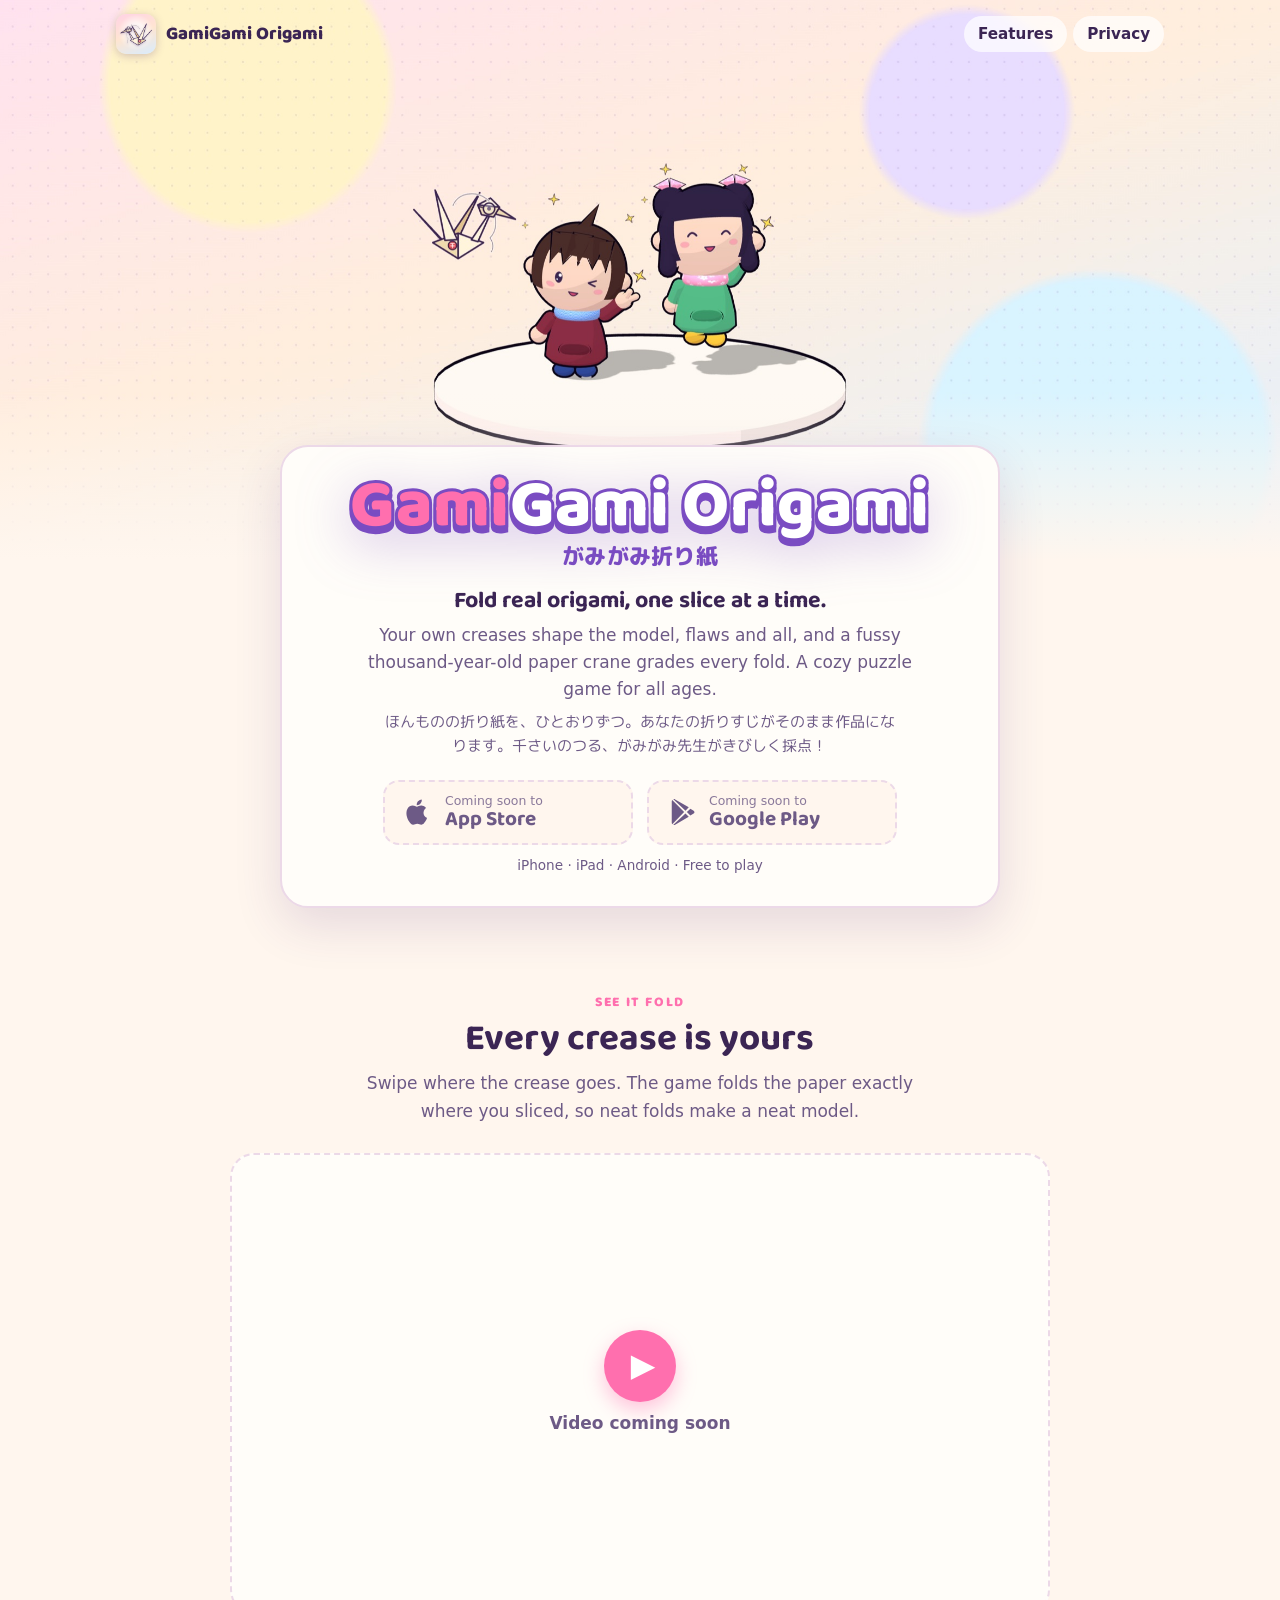
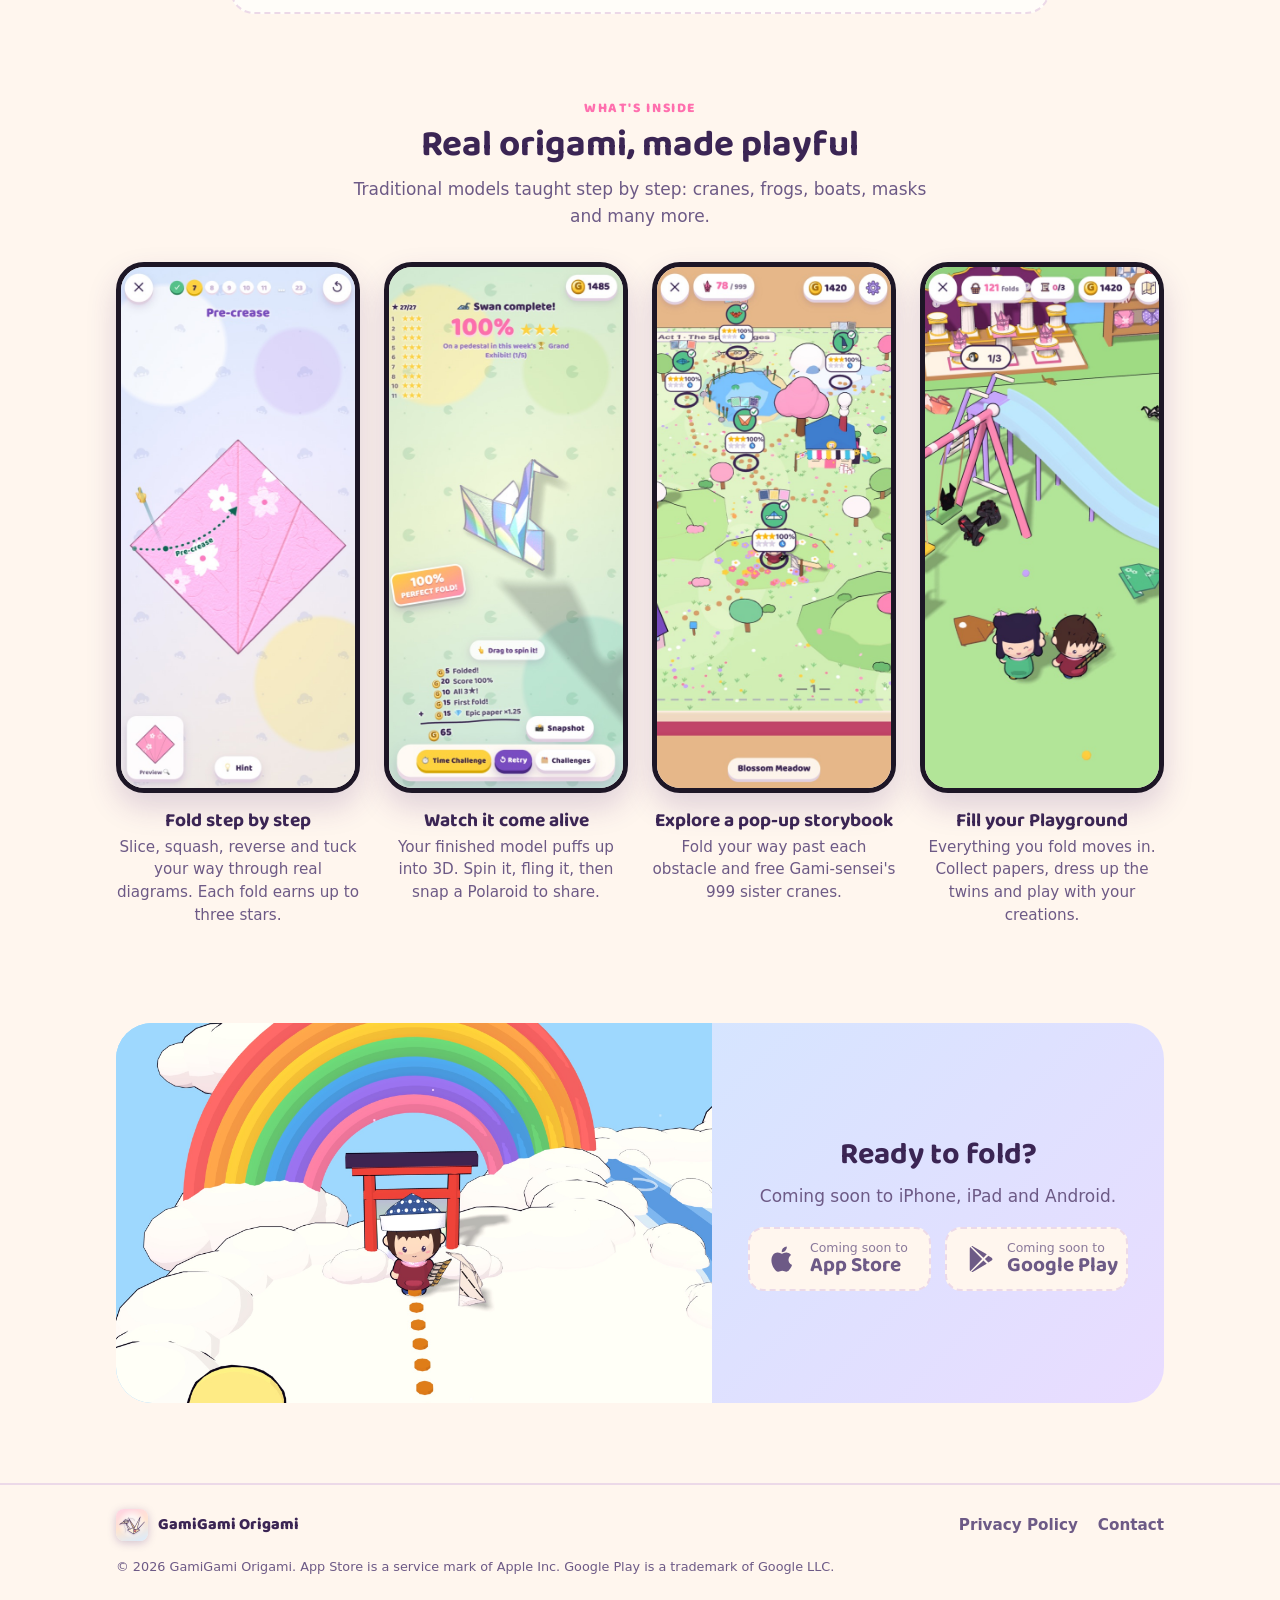
<file: index.html>
<!doctype html>
<html lang="en">
<head>
  <meta charset="utf-8" />
  <meta name="viewport" content="width=device-width, initial-scale=1" />
  <title>GamiGami Origami</title>
  <meta name="description" content="Fold real origami, one slice at a time. Get GamiGami Origami (がみがみ折り紙) for iPhone, iPad and Android." />
  <!-- Link previews (Messages, LINE, X…): every snapshot shared from the game links here. -->
  <meta property="og:title" content="GamiGami Origami · がみがみ折り紙" />
  <meta property="og:description" content="Fold real origami, one slice at a time, with a fussy thousand-year-old paper crane for a teacher." />
  <meta property="og:image" content="https://gamigamiorigami.github.io/img/og.jpg" />
  <meta property="og:image:width" content="1200" />
  <meta property="og:image:height" content="628" />
  <meta property="og:url" content="https://gamigamiorigami.github.io/" />
  <meta property="og:type" content="website" />
  <meta name="twitter:card" content="summary_large_image" />
  <meta name="theme-color" content="#fff6ee" />
  <link rel="icon" href="icon.png" />
  <link rel="apple-touch-icon" href="icon.png" />
  <link rel="preconnect" href="https://fonts.googleapis.com" />
  <link rel="preconnect" href="https://fonts.gstatic.com" crossorigin />
  <!-- The game's own fonts: Baloo 2 (Latin) and M PLUS Rounded 1c (Japanese). -->
  <link rel="stylesheet" href="https://fonts.googleapis.com/css2?family=Baloo+2:wght@600;700;800&family=M+PLUS+Rounded+1c:wght@500;800&display=swap" />
  <link rel="stylesheet" href="style.css" />
  <script>
    /*
     * The game's video, in two shapes: a window taller than it is wide (phones held upright)
     * gets the vertical one, any other the horizontal one, swapped live when the window turns.
     * Set each to its YouTube id (the part after watch?v= or shorts/); with only one set, it
     * plays everywhere. Until then the placeholder shows, in the matching shape.
     */
    const YOUTUBE_WIDE = ''; // 16:9
    const YOUTUBE_TALL = ''; // 9:16

    /*
     * Where each store's button goes. Set `live: true` once that store's listing is published.
     * While a store isn't live, its button shows "Coming soon", or goes to `beta` (TestFlight's
     * public link / the Play testing opt-in link) when one is set.
     */
    const STORES = {
      ios: {
        url: 'https://apps.apple.com/app/id6831973641',
        live: false,
        beta: '', // e.g. 'https://testflight.apple.com/join/XXXXXXXX'
      },
      android: {
        url: 'https://play.google.com/store/apps/details?id=com.tomoliphant.gamigamiorigami',
        live: false,
        beta: '', // e.g. 'https://play.google.com/apps/testing/com.tomoliphant.gamigamiorigami'
      },
    };

    const ua = navigator.userAgent;
    // iPadOS reports itself as a Mac: tell them apart by touch.
    const platform = /iPhone|iPad|iPod/.test(ua) || (/Macintosh/.test(ua) && navigator.maxTouchPoints > 1)
      ? 'ios'
      : /Android/.test(ua) ? 'android' : 'other';
  </script>
  <style>
    :root {
      --pink: #ff6fae;
      --purple: #7a4cc2;
      --display: "Baloo 2", "M PLUS Rounded 1c", system-ui, sans-serif;
      --wide: 1080px;
    }
    body { font-family: system-ui, -apple-system, "Segoe UI", "Hiragino Sans", "Yu Gothic", sans-serif; }
    [lang="ja"] { font-family: "M PLUS Rounded 1c", "Hiragino Maru Gothic ProN", "Hiragino Sans", sans-serif; }
    h1, h2, h3, .store b { font-family: var(--display); }
    .wrap { max-width: var(--wide); margin: 0 auto; padding: 0 16px; }

    /* ── Top bar ─────────────────────────────────────────────── */
    .bar {
      position: absolute; inset: 0 0 auto; z-index: 2;
      display: flex; align-items: center; justify-content: space-between;
      max-width: var(--wide); margin: 0 auto; padding: 14px 16px;
    }
    .brand { display: flex; align-items: center; gap: 10px; text-decoration: none; color: #3b2554; font: 800 1.15rem/1 var(--display); }
    .brand img { width: 40px; height: 40px; border-radius: 10px; box-shadow: 0 2px 8px rgba(80, 40, 120, 0.25); }
    .bar nav { display: flex; gap: 6px; }
    .bar nav a {
      color: #3b2554; text-decoration: none; font-weight: 700; font-size: 0.95rem;
      padding: 6px 14px; border-radius: 999px; background: rgba(255, 255, 255, 0.7);
      backdrop-filter: blur(6px); -webkit-backdrop-filter: blur(6px);
    }
    .bar nav a:hover { background: #fff; }

    /* ── Hero: the App Store header art, full bleed ─────────────── */
    .hero-art {
      position: relative; overflow: hidden;
      height: clamp(300px, 44vw, 560px);
      background: #fdeee6;
    }
    .hero-art img {
      position: absolute; inset: 0; width: 100%; height: 100%;
      object-fit: cover; object-position: 50% 55%;
    }
    /* Fades into the page so the card below sits on it naturally. */
    .hero-art::after {
      content: ""; position: absolute; inset: auto 0 0; height: 30%;
      background: linear-gradient(to bottom, transparent, var(--bg));
    }
    .intro {
      position: relative; z-index: 1; text-align: center;
      max-width: 720px; margin: clamp(-120px, -9vw, -48px) auto 0; padding: 28px 20px 30px;
      background: var(--card); border: 2px solid var(--line); border-radius: 28px;
      box-shadow: 0 18px 48px rgba(80, 40, 120, 0.14);
    }

    /* The wordmark, styled like the game's title (white / pink letters, purple outline and drop). */
    .logo { margin: 0; line-height: 0.95; font-weight: 800; letter-spacing: 0.01em; }
    .logo .en {
      display: block; font-size: clamp(2.6rem, 9vw, 4.2rem); color: #fff;
      -webkit-text-stroke: 0.09em var(--purple); paint-order: stroke fill;
      filter: drop-shadow(0 0.08em 0 var(--purple)) drop-shadow(0 0.15em 0.4em rgba(122, 76, 194, 0.3));
    }
    .logo .en .p { color: var(--pink); }
    .logo .ja { display: block; margin-top: 0.35em; font-size: clamp(1.05rem, 3.6vw, 1.35rem); color: var(--purple); font-weight: 800; }
    @media (prefers-color-scheme: dark) { .logo .ja { color: #c9a8ff; } }

    .tagline { font: 700 clamp(1.15rem, 3.8vw, 1.45rem)/1.35 var(--display); margin: 18px auto 6px; max-width: 26em; }
    .pitch { color: var(--soft); max-width: 34em; margin: 6px auto; }
    .pitch[lang="ja"] { font-size: 0.95rem; }

    /* Store buttons: always side by side; on a narrow screen they shrink instead of stacking. */
    .stores { display: flex; justify-content: center; gap: clamp(8px, 3vw, 14px); margin: 22px 0 4px; }
    .store {
      display: flex; align-items: center; gap: clamp(6px, 2vw, 12px);
      flex: 1 1 0; min-width: 0; max-width: 250px;
      padding: clamp(8px, 2.5vw, 11px) clamp(8px, 3vw, 18px);
      border-radius: 16px; text-decoration: none;
      background: #1d1626; color: #fff; text-align: left;
      box-shadow: 0 5px 0 #000a; transition: transform 0.12s, box-shadow 0.12s;
    }
    .store:hover { transform: translateY(-2px); box-shadow: 0 7px 0 #000a; }
    .store .glyph { flex: none; width: clamp(22px, 6vw, 30px); height: clamp(22px, 6vw, 30px); }
    .store span:last-child { min-width: 0; line-height: 1.25; }
    .store small { display: block; font-size: clamp(0.65rem, 2.6vw, 0.78rem); opacity: 0.8; }
    .store b { display: block; font-size: clamp(0.95rem, 4vw, 1.3rem); white-space: nowrap; line-height: 1.1; }
    .store.soon { background: var(--bg); color: var(--soft); border: 2px dashed var(--line); box-shadow: none; pointer-events: none; }
    .store.yours { outline: 3px solid var(--accent); outline-offset: 3px; }
    .platforms { color: var(--soft); font-size: 0.85rem; margin: 10px 0 0; }

    /* ── Sections ────────────────────────────────────────────── */
    section { padding: clamp(48px, 8vw, 88px) 0 0; }
    .kicker { text-align: center; color: var(--accent); font: 800 0.85rem/1 var(--display); letter-spacing: 0.12em; text-transform: uppercase; margin: 0 0 8px; }
    section h2 { text-align: center; font-size: clamp(1.6rem, 5vw, 2.3rem); line-height: 1.15; margin: 0 auto 10px; max-width: 18em; }
    .lede { text-align: center; color: var(--soft); max-width: 34em; margin: 0 auto; }

    .video {
      position: relative; aspect-ratio: 16 / 9; margin: 28px auto 0; max-width: 820px;
      border-radius: 24px; overflow: hidden; background: var(--card); border: 2px dashed var(--line);
    }
    /* Vertical: never taller than ~3/4 of the screen. */
    .video.tall { aspect-ratio: 9 / 16; width: min(100%, calc(75svh * 9 / 16)); }
    .video iframe { position: absolute; inset: 0; width: 100%; height: 100%; border: 0; }
    .video .soon {
      position: absolute; inset: 0; display: flex; flex-direction: column; align-items: center; justify-content: center;
      gap: 8px; color: var(--soft); font-weight: 700;
    }
    .video .soon .play {
      width: 72px; height: 72px; border-radius: 50%; background: var(--accent); color: #fff;
      display: flex; align-items: center; justify-content: center; font-size: 2rem; padding-left: 6px;
      box-shadow: 0 8px 20px rgba(255, 111, 174, 0.4);
    }

    /* Features: a screenshot from the game above each. */
    .features { display: grid; grid-template-columns: repeat(4, 1fr); gap: clamp(14px, 2.5vw, 24px); margin-top: 32px; }
    @media (max-width: 860px) { .features { grid-template-columns: repeat(2, 1fr); } }
    .feature { margin: 0; text-align: center; }
    .feature img {
      display: block; width: 100%; height: auto; aspect-ratio: 552 / 1200; object-fit: cover;
      border-radius: clamp(18px, 3vw, 28px); border: 5px solid #1d1626;
      box-shadow: 0 14px 30px rgba(80, 40, 120, 0.18); background: #1d1626;
    }
    .feature h3 { font-size: clamp(1.05rem, 3vw, 1.2rem); line-height: 1.2; margin: 16px 0 4px; }
    .feature p { color: var(--soft); font-size: 0.95rem; line-height: 1.5; margin: 0; }

    /* Closing banner: the Cloud World. */
    .banner {
      display: grid; grid-template-columns: 1.5fr 1fr; align-items: center;
      overflow: hidden; margin-top: clamp(56px, 9vw, 96px);
      border-radius: clamp(20px, 4vw, 36px);
      background: linear-gradient(135deg, #c8ebff, #e9dcff);
    }
    .banner-art { align-self: stretch; min-height: 380px; background: #9fd8fb url(img/cloud-2000.jpg) 50% 45% / cover no-repeat; }
    .banner .cta { padding: 28px clamp(18px, 3vw, 36px); text-align: center; color: #3b2554; }
    /* Narrow: the art on top, the card under it. */
    @media (max-width: 760px) {
      .banner { grid-template-columns: 1fr; }
      .banner-art { min-height: 0; aspect-ratio: 3 / 2; }
      .banner .cta { padding: 22px 14px 24px; }
    }
    .banner h2 { margin: 0 0 4px; font-size: clamp(1.35rem, 4.5vw, 1.9rem); }
    .banner p { margin: 0; color: #6d5a86; }
    .banner .stores { margin-top: 16px; }
    .banner .store.soon { background: #fff6ee; color: #6d5a86; border-color: #ecd9e8; }

    /* ── Footer ──────────────────────────────────────────────── */
    footer { margin-top: clamp(48px, 8vw, 80px); border-top: 2px solid var(--line); }
    footer .wrap { display: flex; flex-wrap: wrap; align-items: center; justify-content: space-between; gap: 16px; padding-top: 24px; padding-bottom: 40px; }
    footer .brand { color: var(--ink); font-size: 1rem; }
    footer .brand img { width: 32px; height: 32px; border-radius: 8px; }
    footer nav { display: flex; flex-wrap: wrap; gap: 6px 20px; }
    footer nav a { color: var(--soft); text-decoration: none; font-weight: 600; font-size: 0.95rem; }
    footer nav a:hover { color: var(--accent); }
    footer .fine { width: 100%; color: var(--soft); font-size: 0.8rem; margin: 0; }
  </style>
</head>
<body>
  <header>
    <div class="bar">
      <a class="brand" href="./"><img src="icon.png" alt="" width="40" height="40" />GamiGami Origami</a>
      <nav>
        <a href="#features">Features</a>
        <a href="privacy.html">Privacy</a>
      </nav>
    </div>
    <div class="hero-art">
      <img src="img/hero-2400.jpg" srcset="img/hero-1200.jpg 1200w, img/hero-2400.jpg 2400w" sizes="100vw"
        alt="Ori and Kami, the twins, waving on a pastel stage beside Gami-sensei, a folded paper crane" width="2400" height="1029" fetchpriority="high" />
    </div>
  </header>

  <main class="wrap">
    <div class="intro">
      <h1 class="logo">
        <span class="en"><span class="p">Gami</span>Gami Origami</span>
        <span class="ja" lang="ja">がみがみ折り紙</span>
      </h1>
      <p class="tagline">Fold real origami, one slice at a time.</p>
      <p class="pitch">Your own creases shape the model, flaws and all, and a fussy thousand-year-old paper crane grades every fold. A cozy puzzle game for all ages.</p>
      <p class="pitch" lang="ja">ほんものの折り紙を、ひとおりずつ。あなたの折りすじがそのまま作品になります。千さいのつる、がみがみ先生がきびしく採点！</p>

      <div class="stores">
        <a class="store" data-store="ios" href="#">
          <svg class="glyph" viewBox="0 0 24 24" fill="currentColor" aria-hidden="true"><path d="M16.4 12.6c0-2.5 2-3.7 2.1-3.8-1.2-1.7-3-1.9-3.6-2-1.5-.2-3 .9-3.8.9-.8 0-2-.9-3.3-.9-1.7 0-3.3 1-4.2 2.5-1.8 3.1-.5 7.7 1.3 10.2.9 1.2 1.9 2.6 3.2 2.6 1.3-.1 1.8-.8 3.3-.8s2 .8 3.3.8c1.4 0 2.3-1.3 3.1-2.5 1-1.4 1.4-2.8 1.4-2.9-.1 0-2.8-1-2.8-4.1zM14 5.1c.7-.9 1.2-2 1-3.2-1 0-2.2.7-3 1.5-.6.7-1.2 1.9-1 3.1 1.1.1 2.3-.6 3-1.4z"/></svg>
          <span><small></small><b>App Store</b></span>
        </a>
        <a class="store" data-store="android" href="#">
          <svg class="glyph" viewBox="0 0 24 24" fill="currentColor" aria-hidden="true"><path d="M4.2 2.3c-.3.3-.4.7-.4 1.2v17c0 .5.1.9.4 1.2l9.5-9.7-9.5-9.7zm10.6 10.8 2.6 2.7-10.9 6.3c-.5.3-1 .3-1.4.1l9.7-9.1zm0-2.2-9.7-9.1c.4-.2.9-.2 1.4.1l10.9 6.3-2.6 2.7zm3.9-1.5 2.6 1.5c.9.5.9 1.8 0 2.3l-2.6 1.5-2.8-2.7 2.8-2.6z"/></svg>
          <span><small></small><b>Google Play</b></span>
        </a>
      </div>
      <p class="platforms">iPhone · iPad · Android · Free to play</p>
    </div>

    <section id="watch">
      <p class="kicker">See it fold</p>
      <h2>Every crease is yours</h2>
      <p class="lede">Swipe where the crease goes. The game folds the paper exactly where you sliced, so neat folds make a neat model.</p>
      <div class="video" id="video">
        <div class="soon"><span class="play">▶</span>Video coming soon</div>
      </div>
    </section>

    <section id="features">
      <p class="kicker">What's inside</p>
      <h2>Real origami, made playful</h2>
      <p class="lede">Traditional models taught step by step: cranes, frogs, boats, masks and many more.</p>
      <div class="features">
        <figure class="feature">
          <img src="img/shot-fold.jpg" alt="Folding a paper crane in cherry-blossom paper, guided by Gami-sensei" width="552" height="1200" loading="lazy" />
          <h3>Fold step by step</h3>
          <p>Slice, squash, reverse and tuck your way through real diagrams. Each fold earns up to three stars.</p>
        </figure>
        <figure class="feature">
          <img src="img/shot-finale.jpg" alt="A finished paper swan puffed up into 3D" width="552" height="1200" loading="lazy" />
          <h3>Watch it come alive</h3>
          <p>Your finished model puffs up into 3D. Spin it, fling it, then snap a Polaroid to share.</p>
        </figure>
        <figure class="feature">
          <img src="img/shot-map.jpg" alt="The pop-up storybook world map" width="552" height="1200" loading="lazy" />
          <h3>Explore a pop-up storybook</h3>
          <p>Fold your way past each obstacle and free Gami-sensei's 999 sister cranes.</p>
        </figure>
        <figure class="feature">
          <img src="img/shot-playground.jpg" alt="Ori and Kami in the Playground, full of their folded models" width="552" height="1200" loading="lazy" />
          <h3>Fill your Playground</h3>
          <p>Everything you fold moves in. Collect papers, dress up the twins and play with your creations.</p>
        </figure>
      </div>
    </section>

    <div class="banner">
      <div class="banner-art" role="img" aria-label="A twin under a red torii gate in the Cloud World, below a big rainbow"></div>
      <div class="cta">
        <h2>Ready to fold?</h2>
        <p>Coming soon to iPhone, iPad and Android.</p>
        <div class="stores">
          <a class="store" data-store="ios" href="#">
            <svg class="glyph" viewBox="0 0 24 24" fill="currentColor" aria-hidden="true"><path d="M16.4 12.6c0-2.5 2-3.7 2.1-3.8-1.2-1.7-3-1.9-3.6-2-1.5-.2-3 .9-3.8.9-.8 0-2-.9-3.3-.9-1.7 0-3.3 1-4.2 2.5-1.8 3.1-.5 7.7 1.3 10.2.9 1.2 1.9 2.6 3.2 2.6 1.3-.1 1.8-.8 3.3-.8s2 .8 3.3.8c1.4 0 2.3-1.3 3.1-2.5 1-1.4 1.4-2.8 1.4-2.9-.1 0-2.8-1-2.8-4.1zM14 5.1c.7-.9 1.2-2 1-3.2-1 0-2.2.7-3 1.5-.6.7-1.2 1.9-1 3.1 1.1.1 2.3-.6 3-1.4z"/></svg>
            <span><small></small><b>App Store</b></span>
          </a>
          <a class="store" data-store="android" href="#">
            <svg class="glyph" viewBox="0 0 24 24" fill="currentColor" aria-hidden="true"><path d="M4.2 2.3c-.3.3-.4.7-.4 1.2v17c0 .5.1.9.4 1.2l9.5-9.7-9.5-9.7zm10.6 10.8 2.6 2.7-10.9 6.3c-.5.3-1 .3-1.4.1l9.7-9.1zm0-2.2-9.7-9.1c.4-.2.9-.2 1.4.1l10.9 6.3-2.6 2.7zm3.9-1.5 2.6 1.5c.9.5.9 1.8 0 2.3l-2.6 1.5-2.8-2.7 2.8-2.6z"/></svg>
            <span><small></small><b>Google Play</b></span>
          </a>
        </div>
      </div>
    </div>
  </main>

  <footer>
    <div class="wrap">
      <a class="brand" href="./"><img src="icon.png" alt="" width="32" height="32" />GamiGami Origami</a>
      <nav>
        <a href="privacy.html">Privacy Policy</a>
        <a href="mailto:gamigamiorigamigame@gmail.com">Contact</a>
      </nav>
      <p class="fine">© 2026 GamiGami Origami. App Store is a service mark of Apple Inc. Google Play is a trademark of Google LLC.</p>
    </div>
  </footer>

  <script>
    const video = document.getElementById('video');
    const placeholder = video.firstElementChild;
    const portrait = matchMedia('(orientation: portrait)');
    let shown; // the id playing now ('' = the placeholder), so a turn only reloads on a real swap
    function showVideo() {
      const tall = portrait.matches;
      const id = (tall ? YOUTUBE_TALL || YOUTUBE_WIDE : YOUTUBE_WIDE || YOUTUBE_TALL);
      // The box takes the shape of the video actually shown.
      video.classList.toggle('tall', id ? id === YOUTUBE_TALL && id !== YOUTUBE_WIDE : tall);
      if (id === shown) return;
      shown = id;
      if (!id) return video.replaceChildren(placeholder);
      const frame = document.createElement('iframe');
      frame.src = `https://www.youtube-nocookie.com/embed/${encodeURIComponent(id)}?rel=0&playsinline=1`;
      frame.title = 'GamiGami Origami';
      frame.allow = 'accelerometer; encrypted-media; gyroscope; picture-in-picture; fullscreen';
      frame.allowFullscreen = true;
      video.replaceChildren(frame);
    }
    showVideo();
    portrait.addEventListener('change', showVideo);
    // Both rows of store buttons (under the intro and in the closing banner).
    for (const a of document.querySelectorAll('.store')) {
      const id = a.dataset.store;
      const store = STORES[id];
      const target = store.live ? store.url : store.beta;
      if (target) a.href = target;
      else a.classList.add('soon');
      a.querySelector('small').textContent = store.live
        ? (id === 'ios' ? 'Download on the' : 'Get it on')
        : store.beta ? 'Join the beta on' : 'Coming soon to';
      if (id === platform) a.classList.add('yours');
    }
    // Once a store is live, the banner says so instead of "Coming soon".
    if (STORES.ios.live && STORES.android.live) {
      document.querySelector('.banner p').textContent = 'Free on iPhone, iPad and Android.';
    }
  </script>
</body>
</html>
</file>
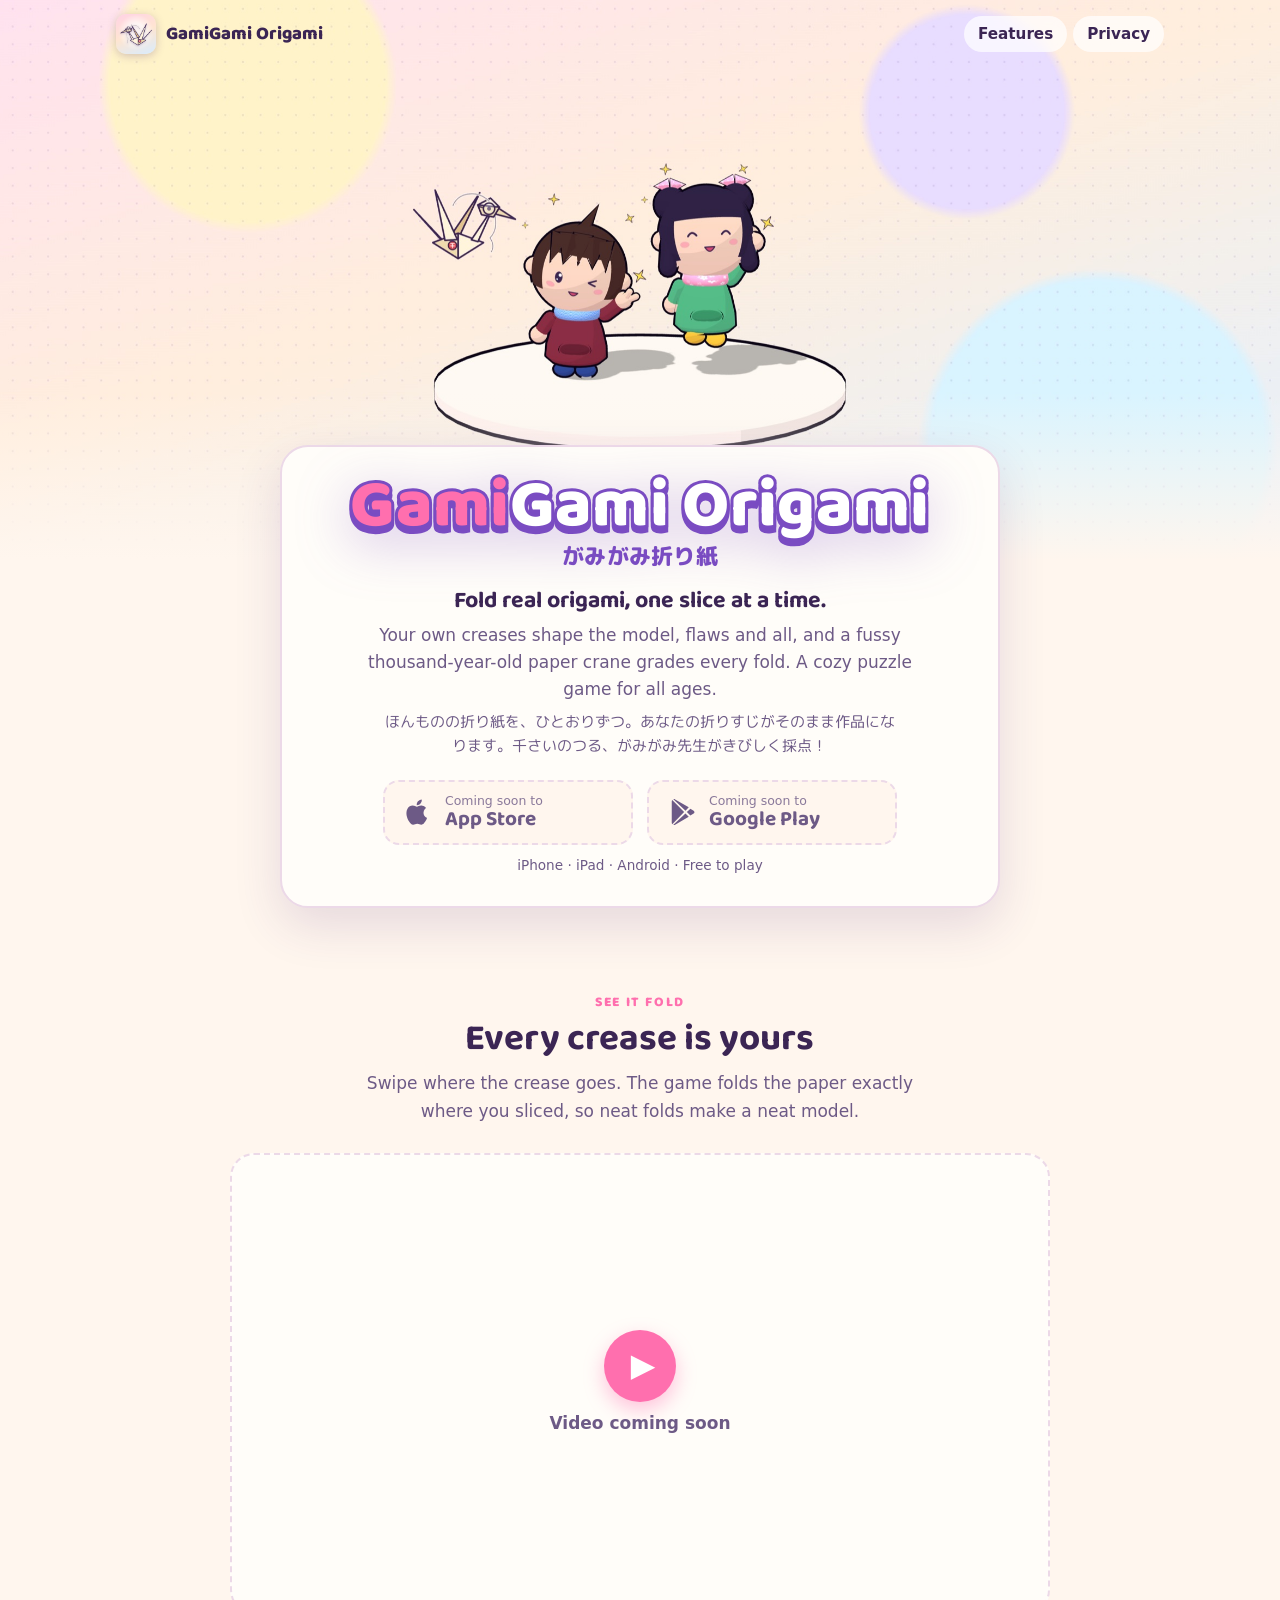
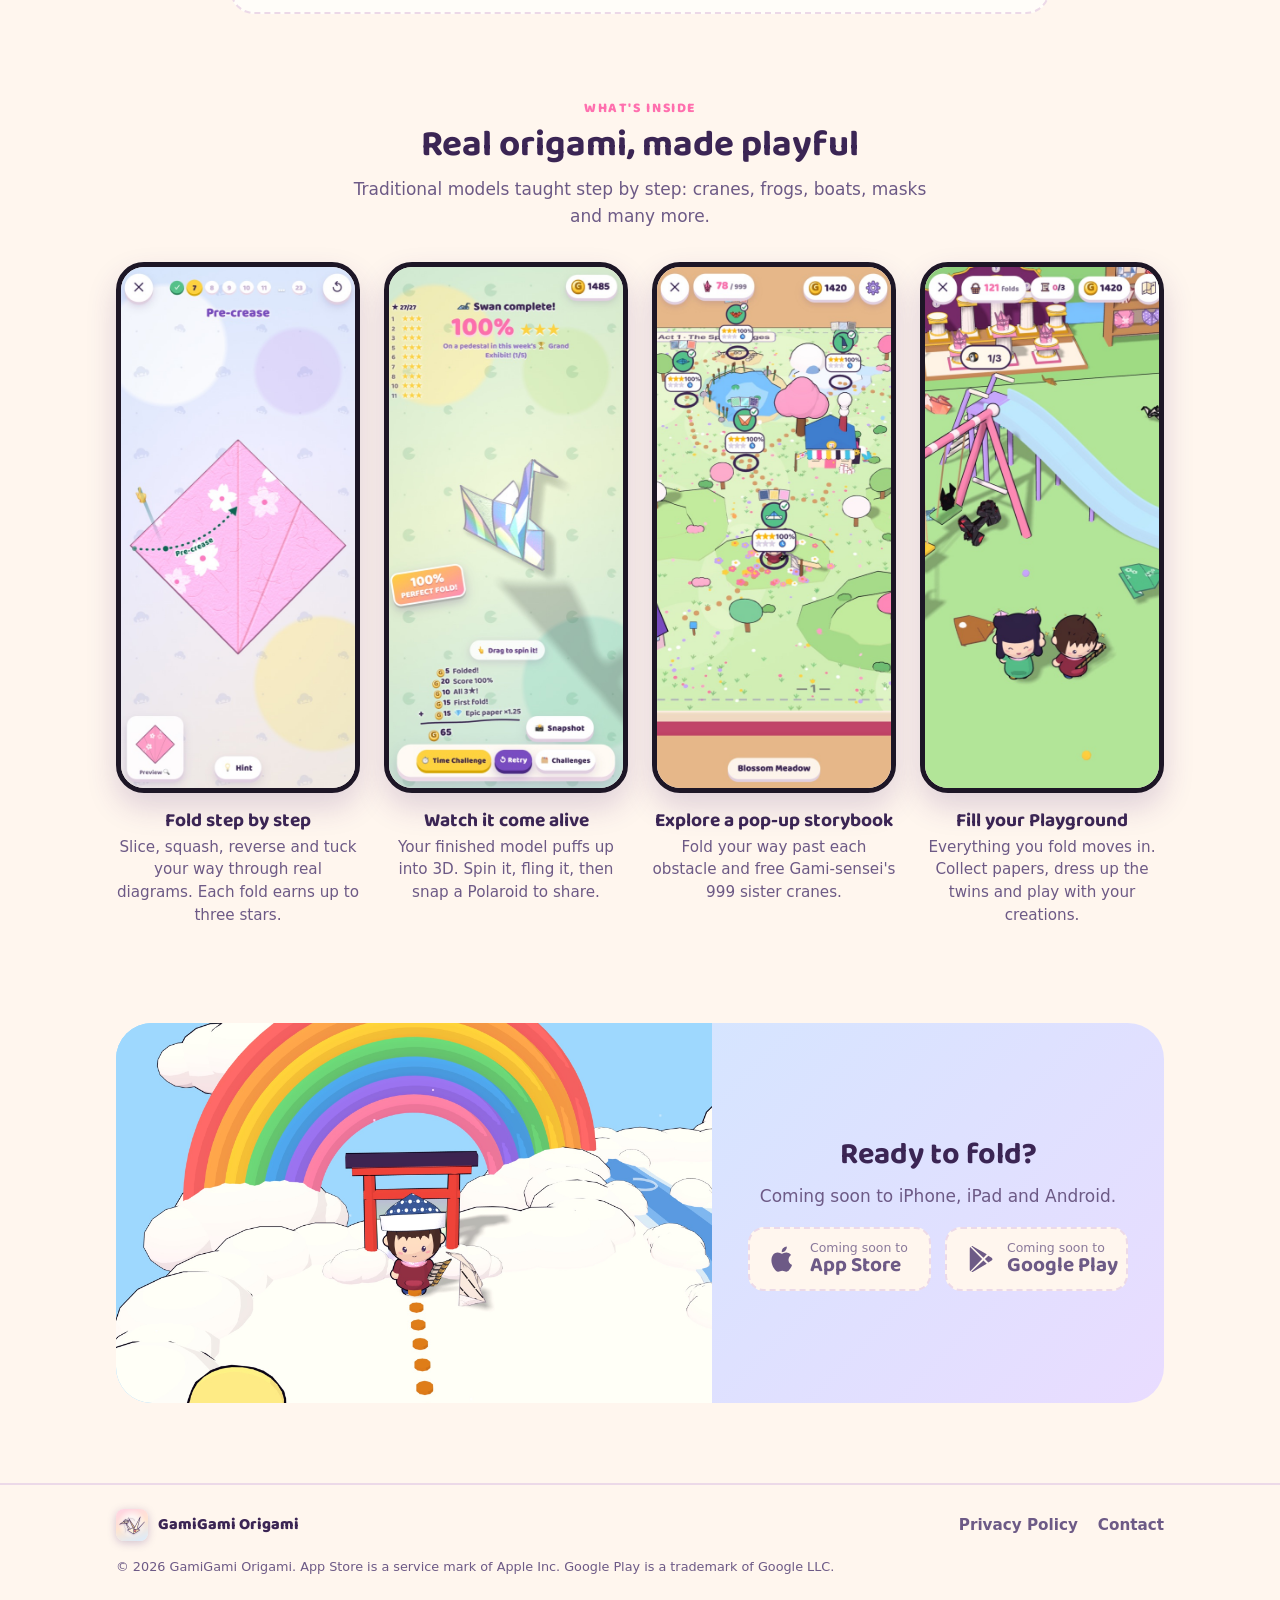
<file: get/index.html>
<!doctype html>
<html lang="en">
<head>
  <meta charset="utf-8" />
  <!-- Snapshots shared from older builds link here: the store links now live on the home page. -->
  <title>GamiGami Origami</title>
  <link rel="canonical" href="https://gamigamiorigami.github.io/" />
  <meta http-equiv="refresh" content="0; url=../" />
  <script>location.replace('../');</script>
</head>
<body><a href="../">GamiGami Origami</a></body>
</html>
</file>
<file: style.css>
:root {
  --bg: #fff6ee;
  --card: #fffdf9;
  --ink: #3b2554;
  --soft: #6d5a86;
  --accent: #ff6fae;
  --line: #ecd9e8;
  color-scheme: light dark;
}
@media (prefers-color-scheme: dark) {
  :root {
    --bg: #1f1828;
    --card: #2a2136;
    --ink: #f3ecfb;
    --soft: #c3b4d8;
    --accent: #ff8cc0;
    --line: #463a56;
  }
}
* { box-sizing: border-box; }
body {
  margin: 0;
  background: var(--bg);
  color: var(--ink);
  font: 17px/1.6 system-ui, -apple-system, "Segoe UI", "Hiragino Sans", "Yu Gothic", sans-serif;
}
main { max-width: 760px; margin: 0 auto; padding: 24px 16px 64px; }
h1 { font-size: 2rem; line-height: 1.2; margin: 0.6em 0 0.2em; }
h2 { font-size: 1.25rem; margin: 1.8em 0 0.4em; }
a { color: var(--accent); }
.meta, .back, .langs { color: var(--soft); font-size: 0.95rem; }
.langs { line-height: 1.8; }
.summary { background: var(--card); border: 2px solid var(--line); border-radius: 20px; padding: 4px 20px 8px; margin: 20px 0; }
.summary h2 { margin-top: 0.8em; }
li { margin: 0.35em 0; }
hr { border: 0; border-top: 2px dashed var(--line); margin: 48px 0; }
.hero { text-align: center; padding: 40px 0 8px; }
.hero .ja { display: block; font-size: 1.2rem; color: var(--soft); }
.links { display: flex; flex-wrap: wrap; gap: 12px; justify-content: center; margin: 24px 0; }
.links a { background: var(--card); border: 2px solid var(--line); border-radius: 999px; padding: 8px 18px; text-decoration: none; font-weight: 700; }
</file>
